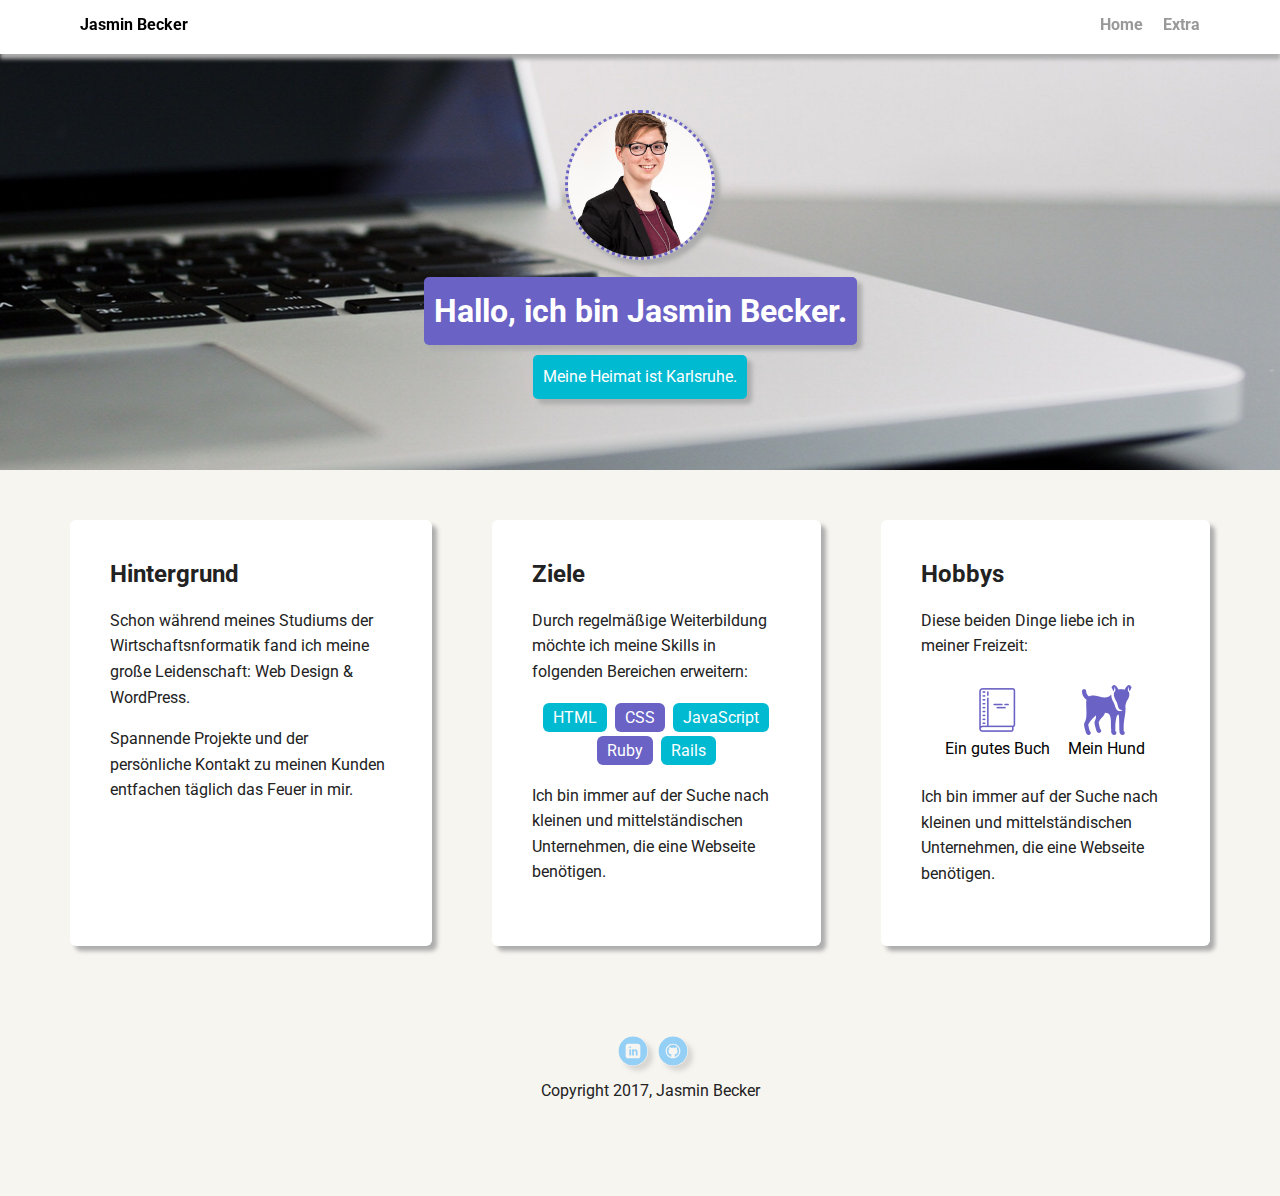
<file: index.html>
<!doctype html>
<html lang="en">
<head>
  <meta charset="utf-8">
  <title>Jasmin Beckers Profil</title>
  <meta name="viewport" content="width=device-width, initial-scale=1.0">
  <link rel="stylesheet" href="styles.css">
  <link href="https://fonts.googleapis.com/css?family=Muli%7CRoboto:400,300,500,700,900" rel="stylesheet"></head>
  <body>

    <div class="main-nav">
        <ul class="nav">
          <li class="name">Jasmin Becker</li>
          <li><a href="index.html">Home</a></li>
          <li><a href="extra.html">Extra</a></li>
        </ul>
    </div>

    <header>
      <img src="images/portrait.jpg" alt="Profile image Jasmin Becker" class="profile-image">
      <h1 class="tag name">Hallo, ich bin Jasmin Becker.</h1>
      <p class="tag location">Meine Heimat ist Karlsruhe.</p>
    </header>

    <main class="flex">
      <div class="card">
        <h2>Hintergrund</h2>
        <p>Schon während meines Studiums der Wirtschaftsnformatik fand ich meine große Leidenschaft: Web Design &amp; WordPress.</p>
        <p>Spannende Projekte und der persönliche Kontakt zu meinen Kunden entfachen täglich das Feuer in mir.</p>
      </div>

      <div class="card">
        <h2>Ziele</h2>
        <p>Durch regelmäßige Weiterbildung möchte ich meine Skills in folgenden Bereichen erweitern:</p>
        <ul class="skills">
          <li>HTML</li>
          <li>CSS</li>
          <li>JavaScript</li>
          <li>Ruby</li>
          <li>Rails</li>
        </ul>
        <p>Ich bin immer auf der Suche nach kleinen und mittelständischen Unternehmen, die eine Webseite benötigen.</p>
      </div>
      
      <div class="card">
        <h2>Hobbys</h2>
        <p>Diese beiden Dinge liebe ich in meiner Freizeit:</p>
        <ul class="hobbys">
          <li><img src="images/book.png" alt="Buch Icon"><br>Ein gutes Buch</li>
          <li><img src="images/dog.png" alt="Hund Icon"><br>Mein Hund</li>
        </ul>
        <p>Ich bin immer auf der Suche nach kleinen und mittelständischen Unternehmen, die eine Webseite benötigen.</p>
      </div>

    </main>
    <footer>
      <ul>
        <li><a href="https://www.linkedin.com/in/jasminbecker/" class="social linkedin">LinkedIn</a></li>
        <li><a href="https://github.com/innotag" class="social github">Github</a></li>
      </ul>
      <p class="copyright">Copyright 2017, Jasmin Becker</p>
    </footer>
  </body>
  </html>
</file>
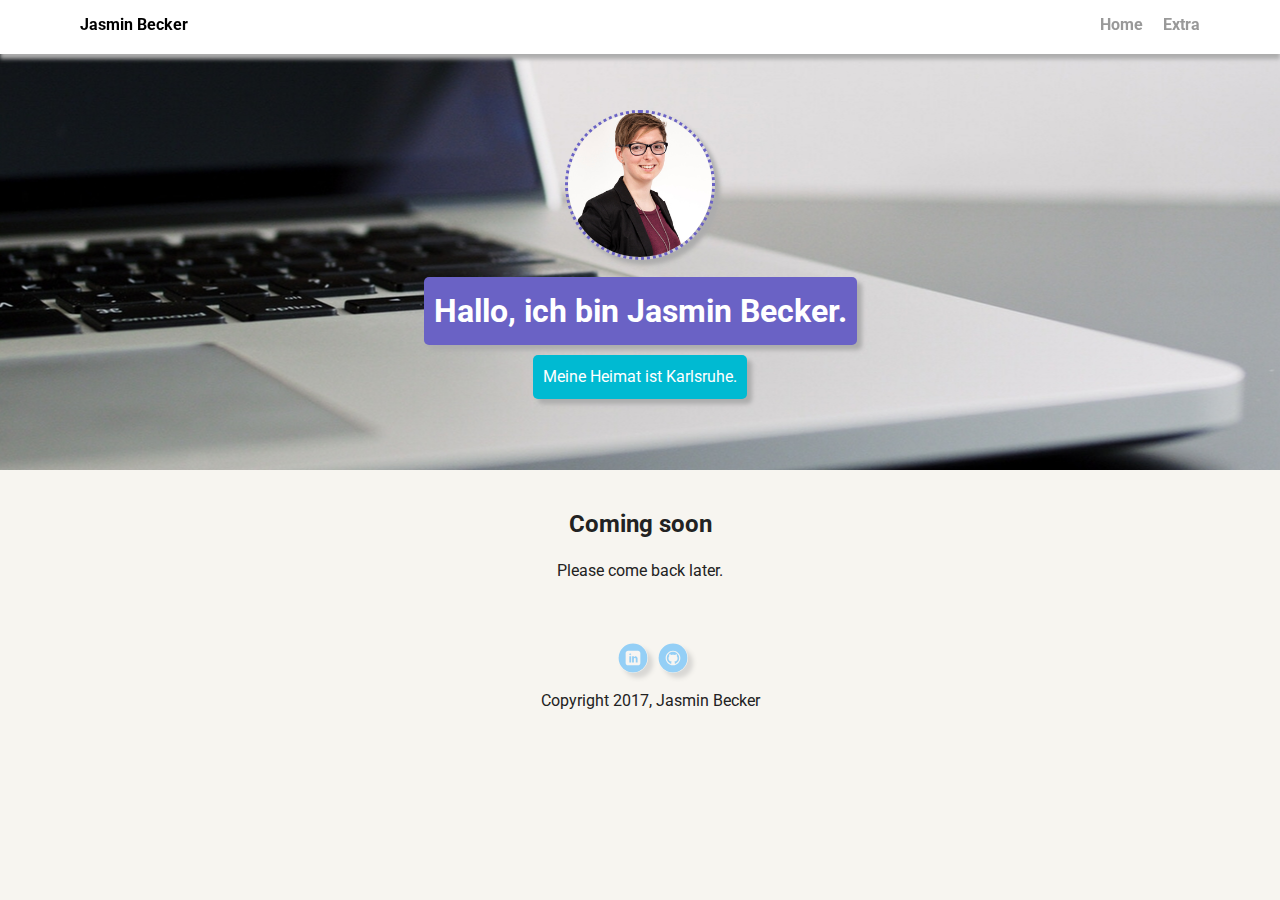
<file: extra.html>
<!DOCTYPE html>
<html lang="en">
<head>
  <meta charset="utf-8">
  <title>Jasmin Beckers Profil</title>
  <meta name="viewport" content="width=device-width, initial-scale=1.0">
  <link rel="stylesheet" href="styles.css">
  <link href="https://fonts.googleapis.com/css?family=Muli%7CRoboto:400,300,500,700,900" rel="stylesheet"></head>
  <body>
    <div class="main-nav">
        <ul class="nav">
          <li class="name">Jasmin Becker</li>
          <li><a href="index.html">Home</a></li>
          <li><a href="extra.html">Extra</a></li>
        </ul>
    </div>
    <header>
      <img src="images/portrait.jpg" alt="Profile image Jasmin Becker" class="profile-image">
      <h1 class="tag name">Hallo, ich bin Jasmin Becker.</h1>
      <p class="tag location">Meine Heimat ist Karlsruhe.</p>
    </header>
      <main>
        <div>
          <h2>Coming soon</h2>
          <p>Please come back later.</p>
        </div>
      <footer>
        <ul>
          <li><a href="https://www.linkedin.com/in/jasminbecker/" class="social linkedin">LinkedIn</a></li>
          <li><a href="https://github.com/innotag" class="social github">Github</a></li>
        </ul>
        <p class="copyright">Copyright 2017, Jasmin Becker</p>
      </footer>
    </body>
    </html>
</file>
<file: styles.css>
/* Global Layout Set-up */
* {
  box-sizing: border-box;
}

body {
  margin: 0;
  padding: 0;
  text-align: center;
  font-family: 'Roboto', sans-serif;
  color: #222;
  background: #f7f5f0;
}
/* Link Styles */

a {
  text-decoration: none;
  color: #999;
}
a:hover {
  color: #6633ff;
}

/* Section Styles */

.main-nav {
  width: 100%;
  background: white;
  min-height: 30px;
  padding: 10px;
  position: fixed;
  text-align: center;
  -webkit-box-shadow: 0px 5px 4px 0px rgba(173,173,173,1);
-moz-box-shadow: 0px 5px 4px 0px rgba(173,173,173,1);
box-shadow: 0px 5px 4px 0px rgba(173,173,173,1);
}
.nav {
  display: flex;
  justify-content: space-around;
  font-weight: 700;
  list-style-type: none;
  margin: 0 auto;
  padding: 0;
}

.nav .name {
    display: block;
    margin-right: auto;
    color: black;
}
.nav li {
  padding: 5px 10px 10px 10px;
}
.nav a {
  transition: all .5s;
}
.nav a:hover {
  color: black
}

header {
  text-align: center;
  background: url('images/bg_profile-page-1.jpg') no-repeat top center ;
  background-size: cover;
  overflow: hidden;
  padding-top: 60px;
}
header {
  line-height: 1.5;
}
header .profile-image {
  margin-top: 50px;
  width: 150px;
  height: 150px;
  border-radius: 50%;
  border: 3px dotted #6a62c5;
  transition: all .5s;
  -webkit-box-shadow: 5px 5px 4px 0px rgba(173,173,173,1);
-moz-box-shadow: 5px 5px 4px 0px rgba(173,173,173,1);
box-shadow: 5px 5px 4px 0px rgba(173,173,173,1);
}
header .profile-image:hover {
  transform: scale(1.2) rotate(-5deg);
}
.tag {
  background-color: #6a62c5;
  color: white;
  padding: 10px;
  border-radius: 5px;
  display: table;
  margin: 10px auto;
  -webkit-box-shadow: 5px 5px 4px 0px rgba(173,173,173,1);
-moz-box-shadow: 5px 5px 4px 0px rgba(173,173,173,1);
box-shadow: 5px 5px 4px 0px rgba(173,173,173,1);
}
.location {
  background-color: #00bad2;
  color: white;
  -webkit-box-shadow: 5px 5px 4px 0px rgba(173,173,173,1);
-moz-box-shadow: 5px 5px 4px 0px rgba(173,173,173,1);
box-shadow: 5px 5px 4px 0px rgba(173,173,173,1);
}
.card {
  margin: 30px;
  padding: 20px 40px 40px;
  max-width: 500px;
  text-align: left;
  background: #fff;
  border-bottom: 4px solid #fff;
  border-radius: 6px;
  transition: all .5s;
  -webkit-box-shadow: 5px 5px 4px 0px rgba(173,173,173,1);
-moz-box-shadow: 5px 5px 4px 0px rgba(173,173,173,1);
box-shadow: 5px 5px 4px 0px rgba(173,173,173,1);
}
.card:hover {
  border-color: #973593;
}

ul.skills {
  padding: 0;
  text-align: center;
}

.skills li {
  border-radius: 6px;
  display: inline-block;
  background: #6a62c5;
  color: white;
  padding: 5px 10px;
  margin: 2px;
}

.skills li:nth-child(odd) {
  background: #00bad2;
}

ul.hobbys {
  padding: 0;
  text-align: center;
}

.hobbys li {
  border-radius: 6px;
  display: inline-block;
  color: black;
  padding: 5px 2px;
  margin: 5px;
}
footer {
  width: 100%;
  min-height: 30px;
  padding: 20px 0 40px 20px;
}

footer .copyright {
  top: -8px;
  font-size: .75em;
}

footer ul {
  list-style-type: none;
  margin: 0;
  padding: 0;
}

footer ul li {
  display: inline-block;
}

a.social {
  display: inline-block;
  text-indent: -9999px;
  margin-left: 5px;
  width: 30px;
  height: 30px;
  background-size: 30px 30px;
  opacity: .4;
  transition: all .5s;
  -webkit-box-shadow: 5px 5px 4px 0px rgba(173,173,173,1);
-moz-box-shadow: 5px 5px 4px 0px rgba(173,173,173,1);
box-shadow: 5px 5px 4px 0px rgba(173,173,173,1);
  border-radius:100px;
}
a.twitter {
  background-image: url(images/twitter.svg);
}
a.linkedin {
  background-image: url(images/linkedin.svg);
}
a.github {
  background-image: url(images/github.svg);
}
a.social:hover {
  opacity: 1;
}
.clearfix {
  clear: both;
}

/* Styles for larger screens */
@media screen and (min-width: 720px) {

  .flex {
      display: -ms-flexbox;      /* TWEENER - IE 10 */
      display: flex;
      max-width: 1200px;
      -ms-flex-pack: distribute;
      justify-content: space-around;
      margin: 0 auto;
  }

  header {
    min-height: 470px;
  }

  .nav {
    max-width: 1200px;
    padding: 0 30px;
  }


  main {
    padding-top: 20px;
  }

  main p {
    line-height: 1.6em;
  }

  footer {
    font-size: 1.3em;
    max-width: 1200px;
    margin: 40px auto;
  }

}
</file>
